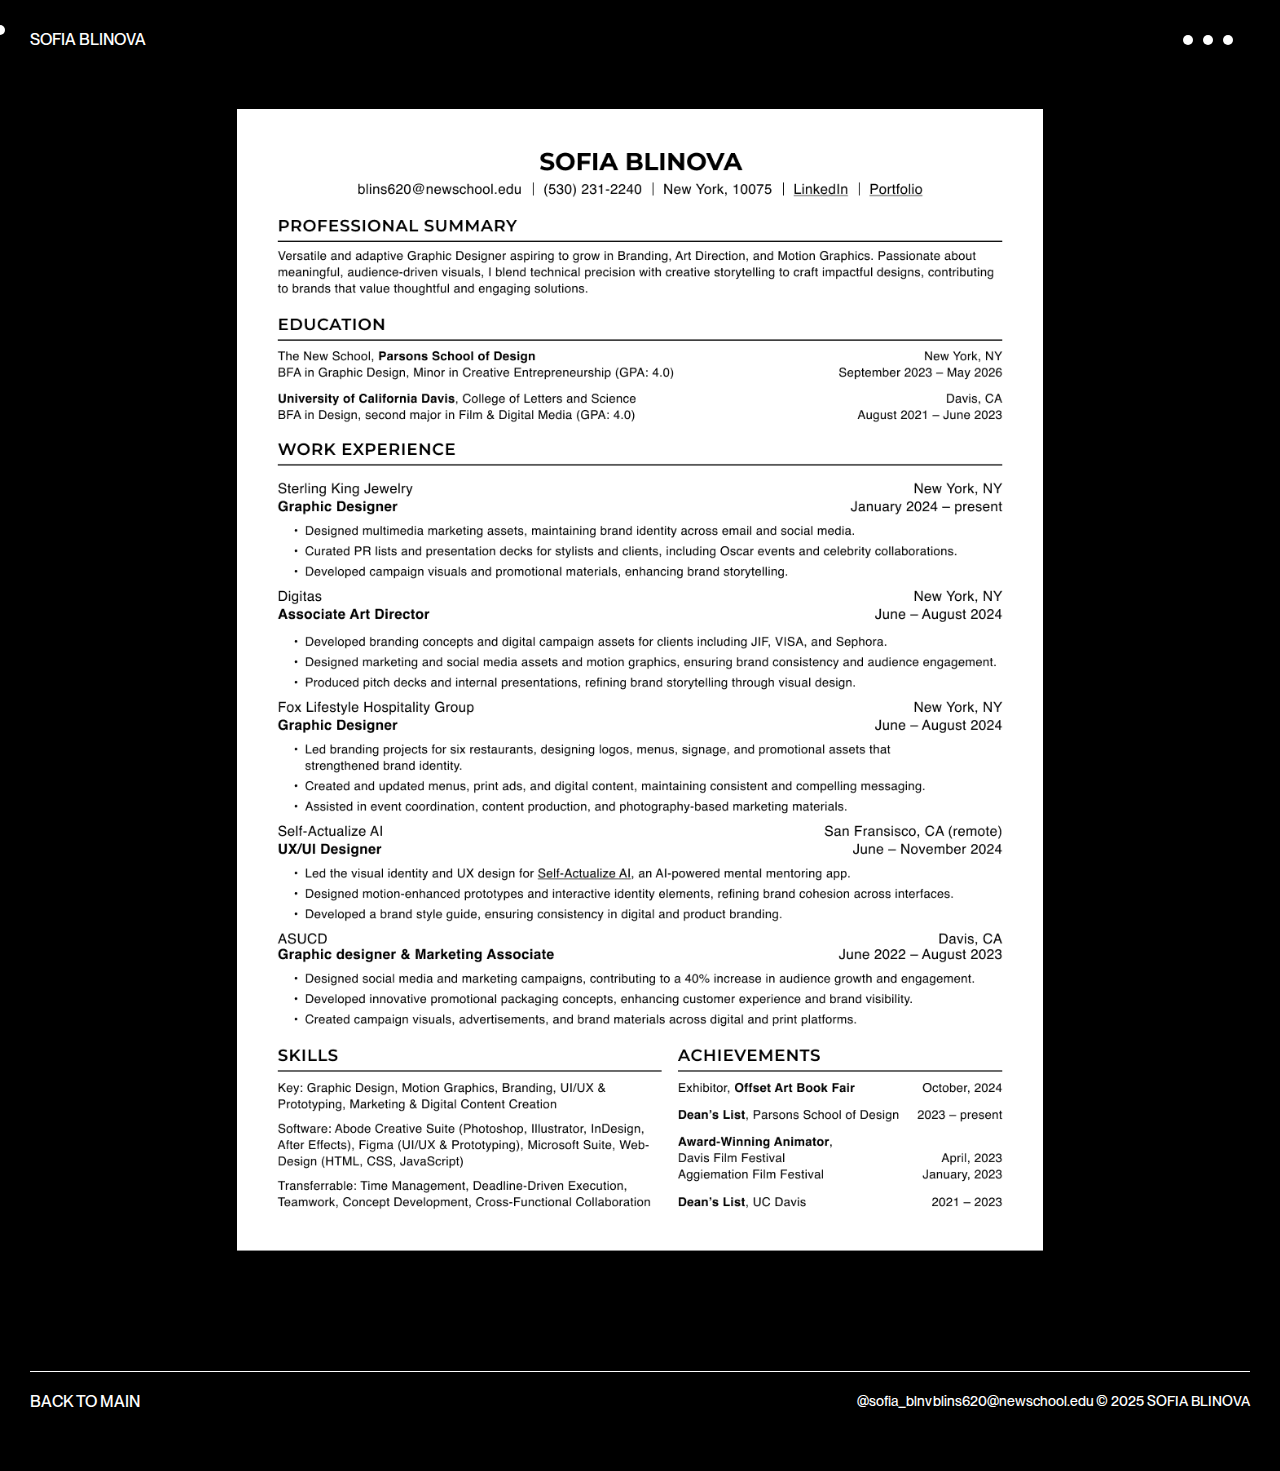
<file: resume.html>
<!DOCTYPE html>
<html lang="en">
<head>
    <meta charset="UTF-8">
    <meta name="viewport" content="width=device-width, initial-scale=1.0">
    <link rel="stylesheet" href="style.css">
    <title>Sofia Blinova - Resume</title>
</head>
<body>
    <div id="custom-cursor"></div>

    <div class="header">
        <a href="index.html" id="back"><h2><strong>Sofia Blinova</strong></h2></a>
        <div class="menu">
            <div class="circle_menu"></div>
            <div class="circle_menu"></div>
            <div class="circle_menu"></div>
        </div>
    </div>
    <div class="section images">
        <img class="resume" src="Resume/Sofia Blinova - resume.png"/>
    </div>

    <script src="cursor.js"></script>
    <script src="about.js"></script>
    <script src="footer.js"></script>
</body>
</html>
</file>
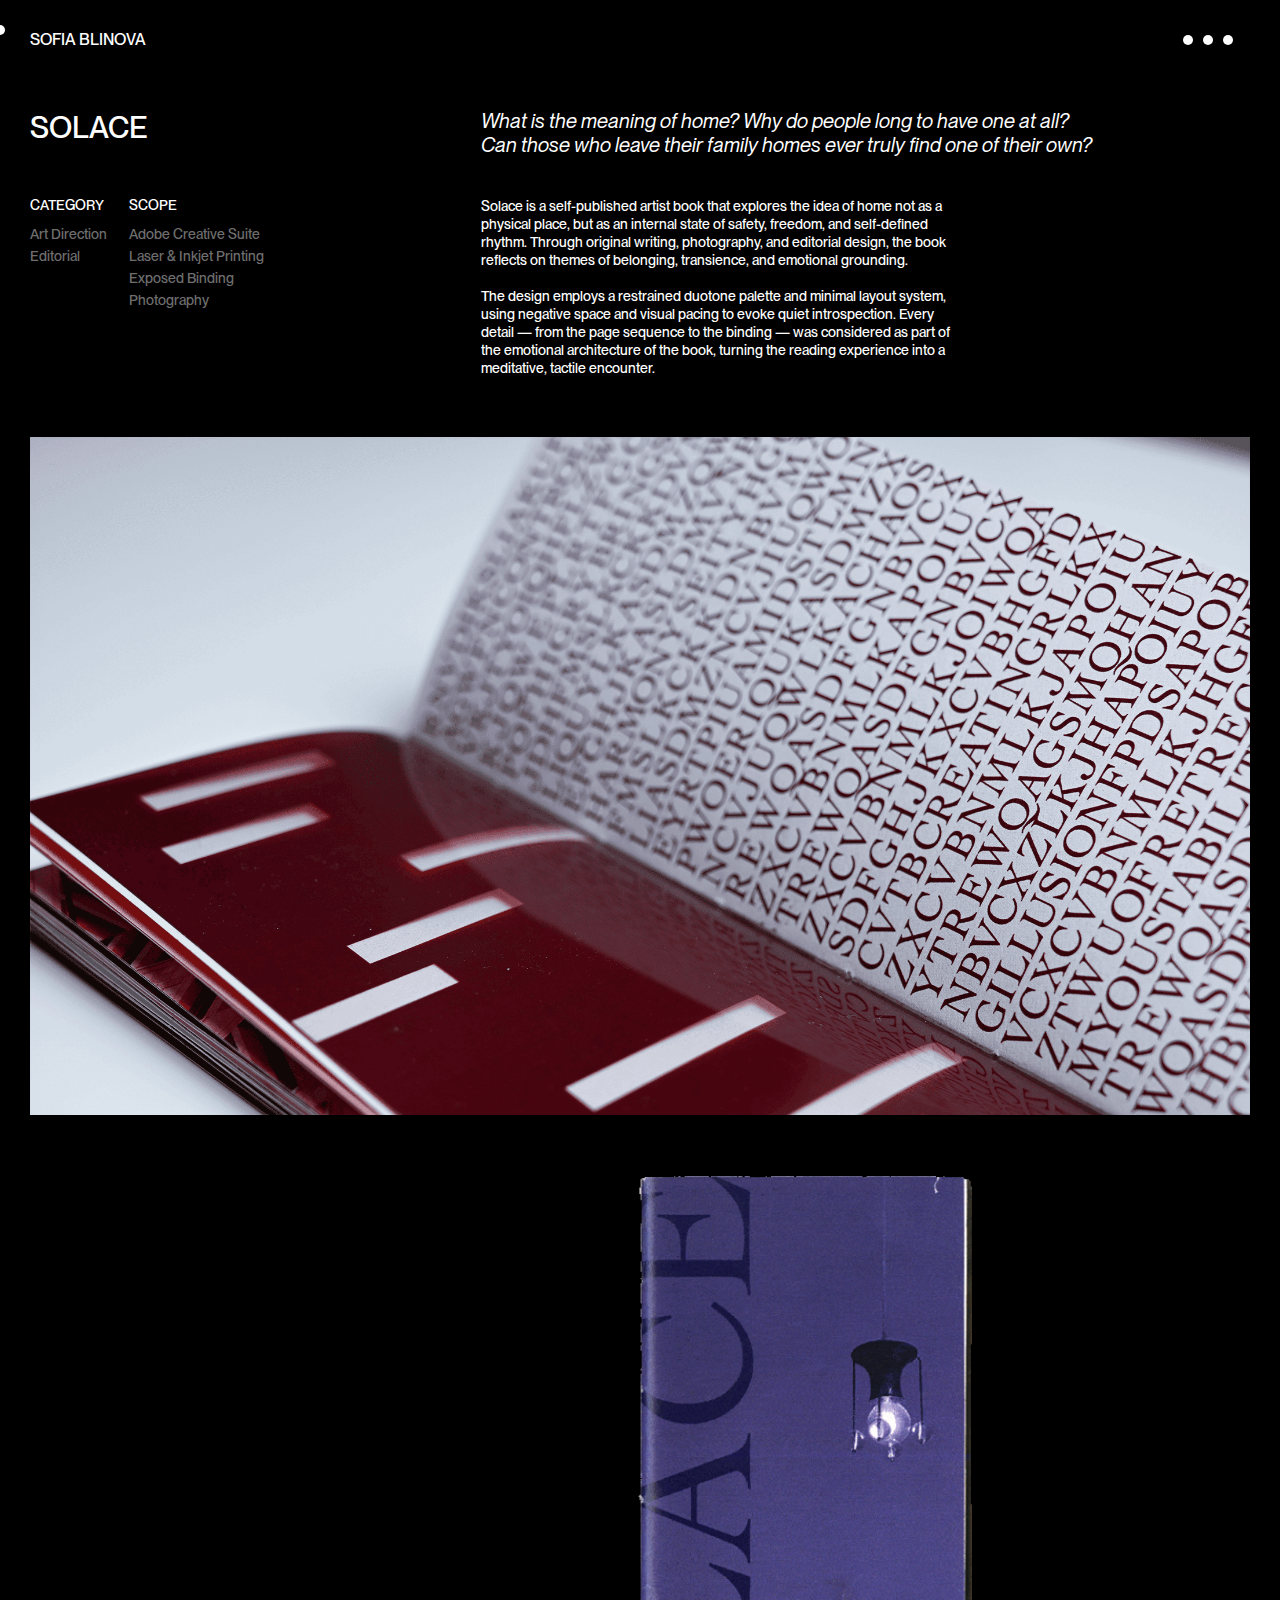
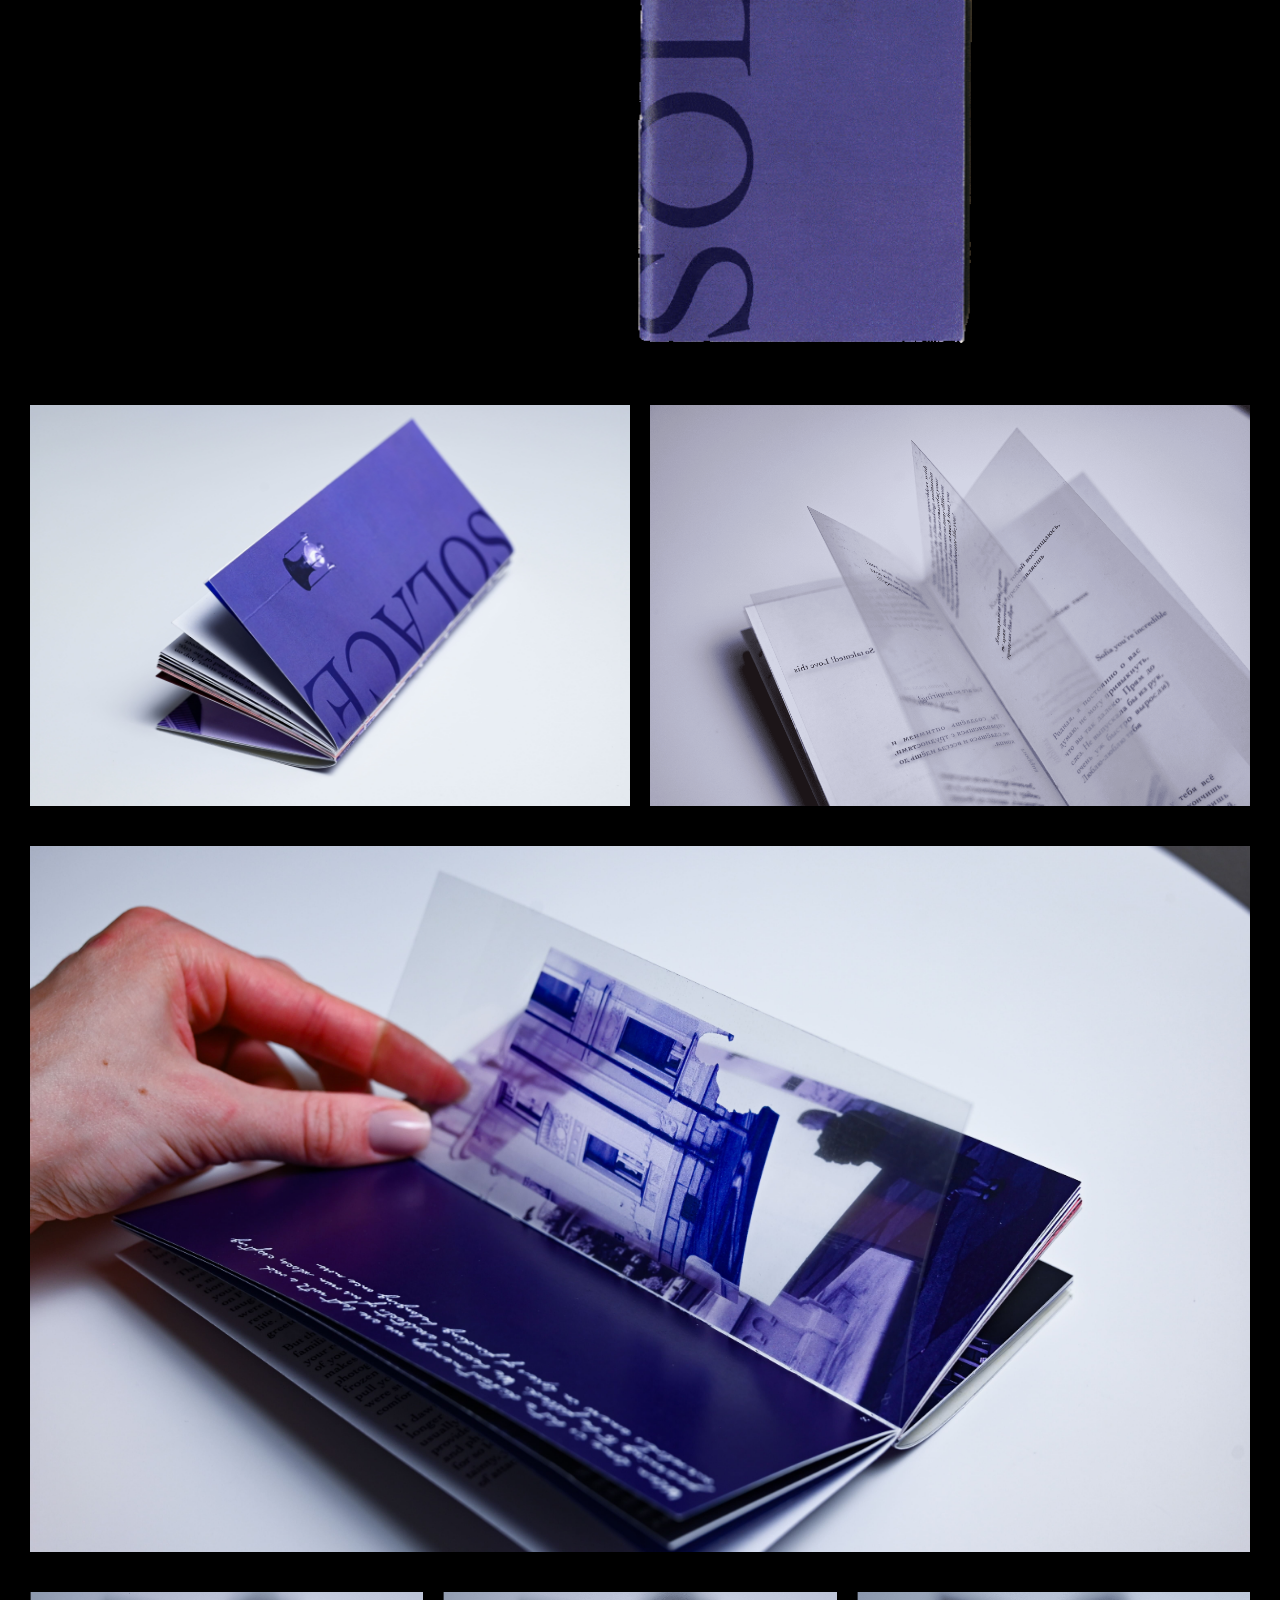
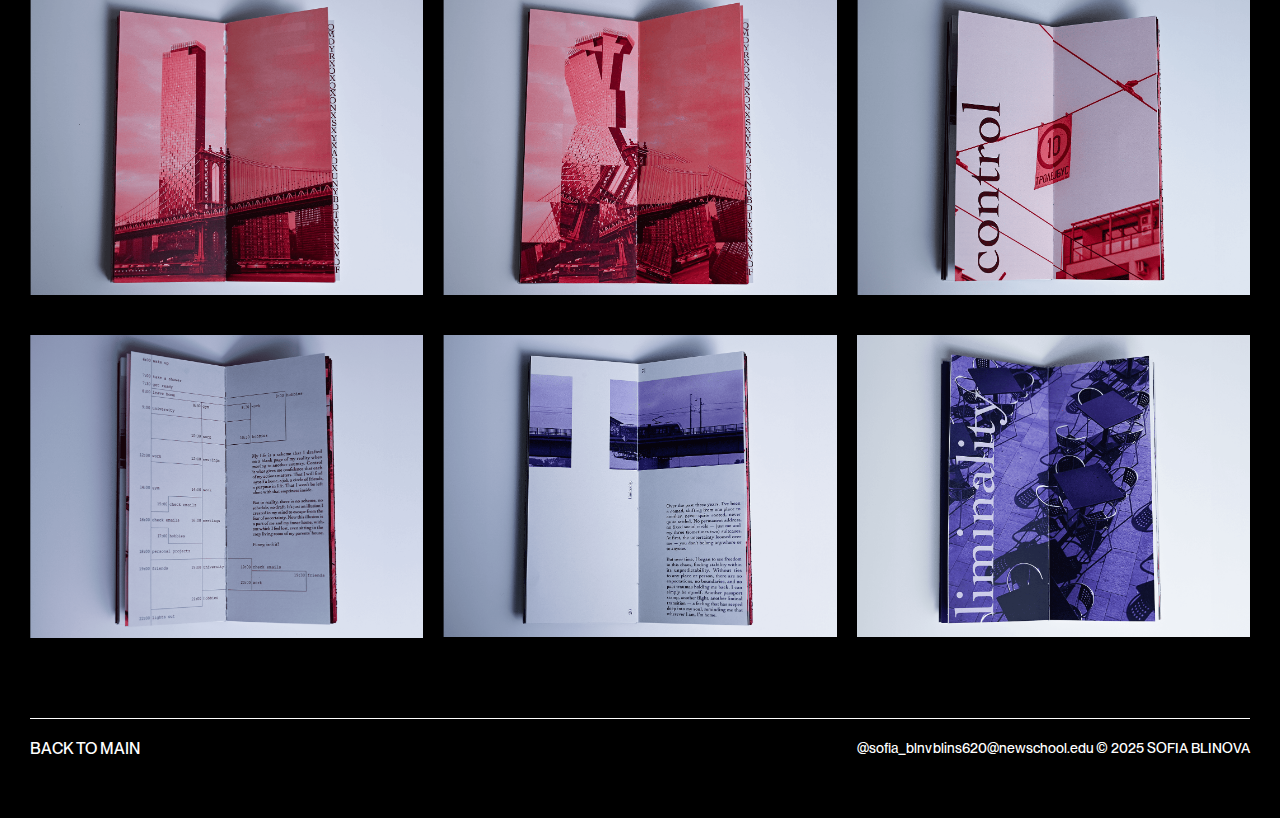
<file: Solace.html>
<!DOCTYPE html>
<html lang="en">
<head>
    <meta charset="UTF-8">
    <meta name="viewport" content="width=device-width, initial-scale=1.0">
    <link rel="stylesheet" href="style.css">
    <title>Solace</title>
</head>
<body>
    <div id="custom-cursor"></div>

    <div class="header">
        <a href="index.html" id="back"><h2><strong>Sofia Blinova</strong></h2></a>
        <div class="menu">
            <div class="circle_menu"></div>
            <div class="circle_menu"></div>
            <div class="circle_menu"></div>
        </div>
    </div>
    <div class="section intro">
        <h1>Solace</h1>

        <div class="categories">
            <h3>Category</h3>
            <ul>
                <li>Art Direction</li>
                <li>Editorial</li>
            </ul>
        </div>

        <div class="scope">
            <h3>Scope</h3>
            <ul>
                <li>Adobe Creative Suite</li>
                <li>Laser & Inkjet Printing</li>
                <li>Exposed Binding</li>
                <li>Photography</li>
            </ul>
        </div>

        <h4 class="quote">What is the meaning of home? Why do people long to have one at all?<br> Can those who leave their family homes ever truly find one of their own?</h4>

        <p class="description">
            Solace is a self-published artist book that explores the idea of home not as a physical place, but as an internal state of safety, freedom, and self-defined rhythm. Through original writing, photography, and editorial design, the book reflects on themes of belonging, transience, and emotional grounding.<br><br>The design employs a restrained duotone palette and minimal layout system, using negative space and visual pacing to evoke quiet introspection. Every detail — from the page sequence to the binding — was considered as part of the emotional architecture of the book, turning the reading experience into a meditative, tactile encounter.
        </p>
    </div>

    <div class="section images">
        <img class="full" src="Solace/Words.png">
        <img class="scans" src="Solace/Solace_scans.gif">
        <img class="half" src="Solace/Cover.jpg">
        <img class="half" src="Solace/Transparency.png">
        <img class="full" src="Solace/Flip.jpeg">
        <img class="third" src="Solace/Spreads/1.png">
        <img class="third" src="Solace/Spreads/2.png">
        <img class="third" src="Solace/Spreads/3.png">
        <img class="third" src="Solace/Spreads/4.png">
        <img class="third" src="Solace/Spreads/5.png">
        <img class="third" src="Solace/Spreads/6.png">
    </div>

    <script src="cursor.js"></script>
    <script src="about.js"></script>
    <script src="footer.js"></script>
    <script src="slide-in.js"></script>
</body>
</html>
</file>
<file: style.css>
/* RESET & BASE */
* {
    margin: 0;
    padding: 0;
    color: #FEFEFE;
}

html {
    font-size: 62.5%;
}

body {
    width: 100vw;
    background-color: #000;
    cursor: none;
}


@font-face {
    font-family: "PPNeueMontreal-Medium";
    src: url("PPNeueMontreal-Medium.otf");
}

@font-face {
    font-family: "PPNeueMontreal-Italic";
    src: url("PPNeueMontreal-Italic.otf");
}

/* CURSOR */

#custom-cursor {
    position: fixed;
    width: 1rem;
    height: 1rem;
    border-radius: 50%;
    pointer-events: none;
    z-index: 9999;
    mix-blend-mode: difference;
    background-color: white;
    transform: translate(-50%, -50%);
    transition: width 0.2s ease, height 0.2s ease, transform 0.05s ease;
}

.cursor--large {
    width: 5rem !important;
    height: 5rem !important;
}

/* TYPOGRAPHY */
h1 {
    font-family: PPNeueMontreal-Medium;
    font-size: 3rem;
    font-weight: 200;
    text-transform: uppercase;
    line-height: 3.6rem;
    white-space: nowrap;
}

h2 {
    font-family: PPNeueMontreal-Medium;
    font-size: 1.6rem;
    font-weight: 200;
    line-height: 1.9rem;
}

strong {
    text-transform: uppercase;
}

h3 {
    font-family: PPNeueMontreal-Medium;
    font-size: 1.4rem;
    font-weight: 200;
    text-transform: uppercase;
    line-height: 1.6rem;
    margin-bottom: 1rem;
    white-space: nowrap;
}

h4 {
    font-family: PPNeueMontreal-Italic;
    font-size: 2rem;
    font-weight: 200;
    line-height: 2.4rem;
    white-space: nowrap;
}

p, a {
    font-family: PPNeueMontreal-Medium;
    font-size: 1.4rem;
    font-weight: 200;
    line-height: 1.8rem;
    text-decoration: none;
    color: #FEFEFE;
}

li {
    font-family: PPNeueMontreal-Medium;
    font-size: 1.4rem;
    font-weight: 200;
    color: #6E6E6E;
    line-height: 2.2rem;
}

ul {
    list-style: none;
    padding: 0;
    margin: 0;
}

/* HERO */

.hero {
    display: grid;
    grid-template-columns: repeat(12, 1fr);
    grid-template-rows: auto auto;
    row-gap: 4rem;
    column-gap: 2rem;
    margin: 0;
}

.hero_block {
    grid-column: 3 / span 8;
    overflow: hidden;
    aspect-ratio: 7/4;
    position: relative;
}

.hero_block {
  position: relative;
  overflow: hidden;
}

.hero_preview {
  position: absolute;
  top: 0;
  left: 0;
  z-index: 1;
  width: 100%;
  height: 100%;
  object-fit: cover;
  opacity: 0;
  pointer-events: none;
  transition: opacity 0.5s ease;
}

.hero_preview.visible {
  opacity: 1;
  z-index: 1;
}

.circles {
  position: absolute;
  top: 50%;
  left: 50%;
  z-index: 2; /* Always above images */
  transform: translate(-50%, -50%);
  display: flex;
  gap: 10rem;
}

.circle {
    background-color: #FEFEFE;
    opacity: 0.7;
    border-radius: 100%;
    width: 13rem;
    aspect-ratio: 1 / 1;
    height: auto;
}

/* SECTIONS */

.section {
  display: grid;
  grid-template-columns: repeat(12, 1fr);
  grid-template-rows: auto auto;
  row-gap: 4rem;
  column-gap: 2rem;
  margin: 0 3rem;
}

/* PROJECTS */

.projects {
  display: grid;
  grid-template-columns: repeat(12, 1fr);
  grid-template-rows: auto;
  row-gap: 4rem;
  column-gap: 2rem;
  margin: 0 3rem;
}

.card {
    grid-column: span 4;
    height: fit-content;
    display: flex;
    flex-direction: column;
    gap: 2rem;
}

.project_img {
    width: 100%;
    height: fit-content;
    object-fit: contain;
    overflow: hidden;     
}

.card_img {
    width: 100%;
    height: fit-content;
    object-fit: contain;
    transition: 0.3s ease;
}

.project_name {
    display: flex;
    width: 100%;
    justify-content: space-between;
}

.project_name .arrow {
  opacity: 0;
  transform: translateX(-80%);
  transition: 0.3s ease;
}

.card:hover .arrow {
  opacity: 1;
  transform: translateX(0);
}

.card:hover .card_img {
    transform: scale(1.2);
}

/* FILTER */

.desktop-filter {
    display: flex;
    gap: 2rem;
}

#filterDropdown {
  display: none;
}


.filter {
    margin-top: 6rem;
    margin-bottom: 8rem;
    border-top: solid 1px #FEFEFE;
    padding-top: 2rem;
}

.filter_options {
    display: flex;
    flex-direction: row;
    justify-content: space-between;
    grid-column: 8 / span 5;
}

.filter_options a {
    color: #6E6E6E;
    transition: 0.3s;
}

.filter_options a.active {
    color: #FEFEFE;
}

.scroll-to-filter {
    cursor: pointer;
}

/* HEADER */

.header {
    display: flex;
    margin: 3rem 3rem 6rem 3rem;
    justify-content: space-between;
    width: 94vw;
}

.menu {
    display: flex;
    flex-direction: row;
    align-items: center;
    gap: 1rem;
    cursor: pointer;
}

.menu_about {
    display: flex;
    flex-direction: row;
    align-items: center;
    gap: 1rem;
    grid-column: 1;
    margin-top: 2rem;
}

.circle_menu {
    background-color: #FEFEFE;
    border-radius: 100%;
    width: 1rem;
    height: 1rem;
    transform: scale(1);
    transition: transform 0.5s ease;
}

/* Add animation only on hover */
.menu:hover .circle_menu:nth-child(1) {
    animation: scalePulse 0.5s ease forwards;
    animation-delay: 0s;
}

.menu:hover .circle_menu:nth-child(2) {
    animation: scalePulse 0.5s ease forwards;
    animation-delay: 0.1s;
}

.menu:hover .circle_menu:nth-child(3) {
    animation: scalePulse 0.5s ease forwards;
    animation-delay: 0.2s;
}

/* Define keyframes */
@keyframes scalePulse {
    0% {
        transform: scale(1);
    }
    50% {
        transform: scale(1.3);
    }
    100% {
        transform: scale(1);
    }
}

/* INTRO */

.intro {
    margin-bottom: 6rem;
}

h1 {
  grid-column: 1 / span 4;
  grid-row: 1;
  white-space: nowrap;
}

.quote {
  grid-column: 5 / span 8;
  grid-row: 1;
  white-space: nowrap;
}

.categories {
  grid-column: 1 / span 1;
  grid-row: 2;
}

.scope {
  grid-column: 2 / span 1;
  grid-row: 2;
}

.scope li {
    white-space: nowrap;
}

.description {
  grid-column: 5 / span 5;
}

/* INFO */

.info {
    margin-top: 16rem;
    margin-bottom: 8rem;
    border-top: solid 1px #FEFEFE;
    padding-top: 2rem;
    grid-template-rows: auto;
    row-gap: 2rem;
}

.first {
    margin-top: 0;
}

h2 {
    grid-column: 1 / span 4;
    grid-row: 1;
}

.button {
  grid-column: 5 / span 5;
  display: inline-flex;
  align-items: center;
  gap: 2rem;
  text-transform: uppercase;
  padding-top: 1rem;
}

.button img {
  width: 2rem;
  height: auto;
  display: inline-block;
}

/* IMAGE & VIDEO LAYOUTS */

.scans {
    grid-column: 1 / span 12; 
    object-fit: contain;
    width: 100%;
    height: fit-content;
    max-height: 90vh;
}

.full {
    grid-column: 1 / span 12; 
    object-fit: contain;
    width: 100%;
    height: fit-content;
}

.half {
    grid-column: span 6; 
    width: 100%;
    object-fit: contain;
    height: fit-content;
}

.third {
    grid-column: span 4; 
    width: 100%;
    object-fit: contain;
    height: fit-content;
}

.quarter {
    grid-column: span 3; 
    width: 100%;
    object-fit: contain;
    height: fit-content;
}

.motion {
  max-height: 85vh;
}

.resume {
    grid-column: 3 / span 8;
    width: 100%;   
    object-fit: contain;
    height: auto;
}


/* FOOTER */
.back {
    grid-column: 1 / span 2; 
}

.links {
    grid-column: 9 / span 4; 
    display: flex;
    flex-direction: row;
    justify-content: space-between;
    align-items: center;
}

.footer {
    margin-top: 8rem;
    margin-bottom: 6rem;
}


/* MOBILE ADAPTATION */

@media only screen and (max-width: 800px) {

#custom-cursor {
    display: none;
}

/* FILTERS */

.desktop-filter {
    display: none;
}

#filterDropdown {
    display: block;
    font-family: PPNeueMontreal-Medium;
    color: #fefefe;
    font-size: 1.4rem;
    padding: 0.5rem;
    background-color: #0000;
    border: 1px solid, #fefefe;
    width: 90%;
}

.mobile-filter {
    display: block;
    grid-column: 7 / span 6;
    grid-row: 1;
}


/* SECTIONS */

.section {
    margin: 0 1rem;
    row-gap: 4rem;
}

.info {
    margin-top: 8rem;
    margin-bottom: 4rem;
}

.info .description {
    grid-row: 2;
}

.full, .half, .third, .quarter {
    grid-column: 1 / span 12; 
}

.card {
    grid-column: span 12;
}

/* HEADER */

.header {
    display: flex;
    align-items: center;
    margin: 3rem 1rem 6rem 1rem;
    width: calc(100vw - 2rem);
}

.menu {
    margin-top: 0;
    margin-right: 1rem;
}

.menu_about {
    margin-top: 4rem;
}

/* SECTIONS LAYOUT */

.intro {
    margin-bottom: 6rem;
}

h1, h2 {
  grid-column: 1 / span 12; 
  grid-row: 1;
  white-space: wrap;
}

.button {
  grid-column: 1 / span 12;
  grid-row: 3;
}

.quote {
  grid-column: 1 / span 12;
  grid-row: 2;
  white-space: wrap;
}

.categories {
  grid-column: 1 / span 6;
  grid-row: 4;
}

.scope {
  grid-column: 6 / span 6;
  grid-row: 4;
}

.scope li {
    white-space: wrap;
}

.description {
  grid-column: 1 / span 12;
  grid-row: 3;
}


/* FOOTER */
.back {
    grid-column: 1 / span 4; 
}

.links {
    grid-column: 6 / span 7; 
    display: flex;
    gap: 1rem;
    flex-direction: column;
    align-items: flex-end;
}

}
</file>
